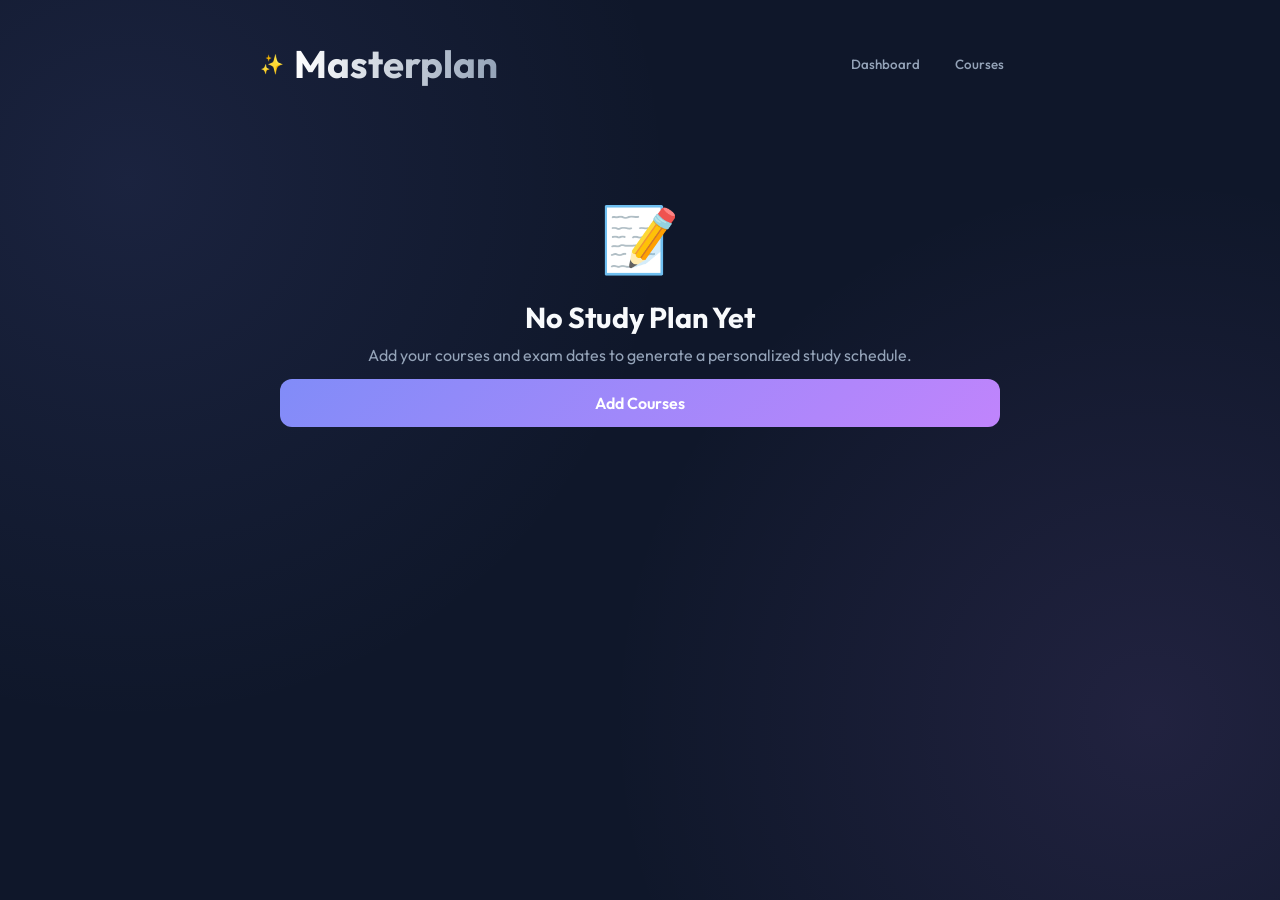
<file: project1/index.html>
<!DOCTYPE html>
<html lang="en">

<head>
    <meta charset="UTF-8">
    <meta name="viewport" content="width=device-width, initial-scale=1.0">
    <title>Masterplan | Study Planner</title>
    <link rel="preconnect" href="https://fonts.googleapis.com">
    <link rel="preconnect" href="https://fonts.gstatic.com" crossorigin>
    <link href="https://fonts.googleapis.com/css2?family=Outfit:wght@300;400;500;600;700&display=swap" rel="stylesheet">
    <link rel="stylesheet" href="styles.css">
</head>

<body>
    <div class="app-container">
        <header>
            <div class="logo">
                <span class="icon">✨</span>
                <h1>Masterplan</h1>
            </div>
            <nav>
                <button id="btn-dashboard" class="nav-btn active">Dashboard</button>
                <button id="btn-courses" class="nav-btn">Courses</button>
            </nav>
        </header>

        <main id="main-content">
            <!-- Views will be injected here by JS -->
            <div id="loading" class="loading-state">
                <div class="loader"></div>
                <p>Loading your plan...</p>
            </div>
        </main>

        <!-- Templates for different views -->
        <template id="view-empty">
            <div class="empty-state">
                <div class="empty-icon">📝</div>
                <h2>No Study Plan Yet</h2>
                <p>Add your courses and exam dates to generate a personalized study schedule.</p>
                <button class="cta-btn" onclick="app.router.navigate('courses')">Add Courses</button>
            </div>
        </template>

        <template id="view-courses">
            <div class="view-container">
                <div class="view-header">
                    <h2>Manage Courses</h2>
                    <p>Input your courses and when you need to be ready.</p>
                </div>

                <div class="course-list" id="course-list">
                    <!-- Course items go here -->
                </div>

                <form id="add-course-form" class="glass-card">
                    <h3>Add New Course</h3>
                    <div class="form-group">
                        <label for="course-name">Course Name</label>
                        <input type="text" id="course-name" placeholder="e.g. Linear Algebra" required>
                    </div>
                    <div class="form-group">
                        <label for="exam-date">Exam Date</label>
                        <input type="date" id="exam-date" required>
                    </div>
                    <div class="form-group">
                        <label for="course-topics">Topics (one per line)</label>
                        <textarea id="course-topics" placeholder="Chapter 1&#10;Chapter 2&#10;Midterm Review" rows="5"
                            required></textarea>
                    </div>
                    <button type="submit" class="submit-btn">Add Course</button>
                </form>
            </div>
        </template>

        <template id="view-dashboard">
            <div class="view-container">
                <div class="view-header">
                    <h2>Today's Plan</h2>
                    <p id="current-date">Fetching date...</p>
                </div>

                <div class="stats-grid">
                    <div class="stat-card">
                        <span class="stat-value" id="stat-hours">0</span>
                        <span class="stat-label">Topics Left</span>
                    </div>
                    <div class="stat-card">
                        <span class="stat-value" id="stat-exams">0</span>
                        <span class="stat-label">Upcoming Exams</span>
                    </div>
                    <div class="stat-card">
                        <span class="stat-value" id="stat-progress">0%</span>
                        <span class="stat-label">Completion</span>
                    </div>
                </div>

                <div class="timeline" id="daily-timeline">
                    <!-- Tasks go here -->
                </div>

                <div class="actions">
                    <button class="secondary-btn" onclick="app.planner.regenerate()">Regenerate Plan</button>
                </div>
            </div>
        </template>

        <template id="view-course-details">
            <div class="view-container">
                <div class="view-header">
                    <button class="back-btn" onclick="app.router.navigate('courses')">← Back</button>
                    <h2 id="detail-course-name">Course Name</h2>
                    <p id="detail-exam-date">Exam Date</p>
                </div>

                <div class="topics-list" id="detail-topics-list">
                    <!-- Topics go here -->
                </div>
            </div>
        </template>
    </div>

    <script src="main.js"></script>
</body>

</html>
</file>
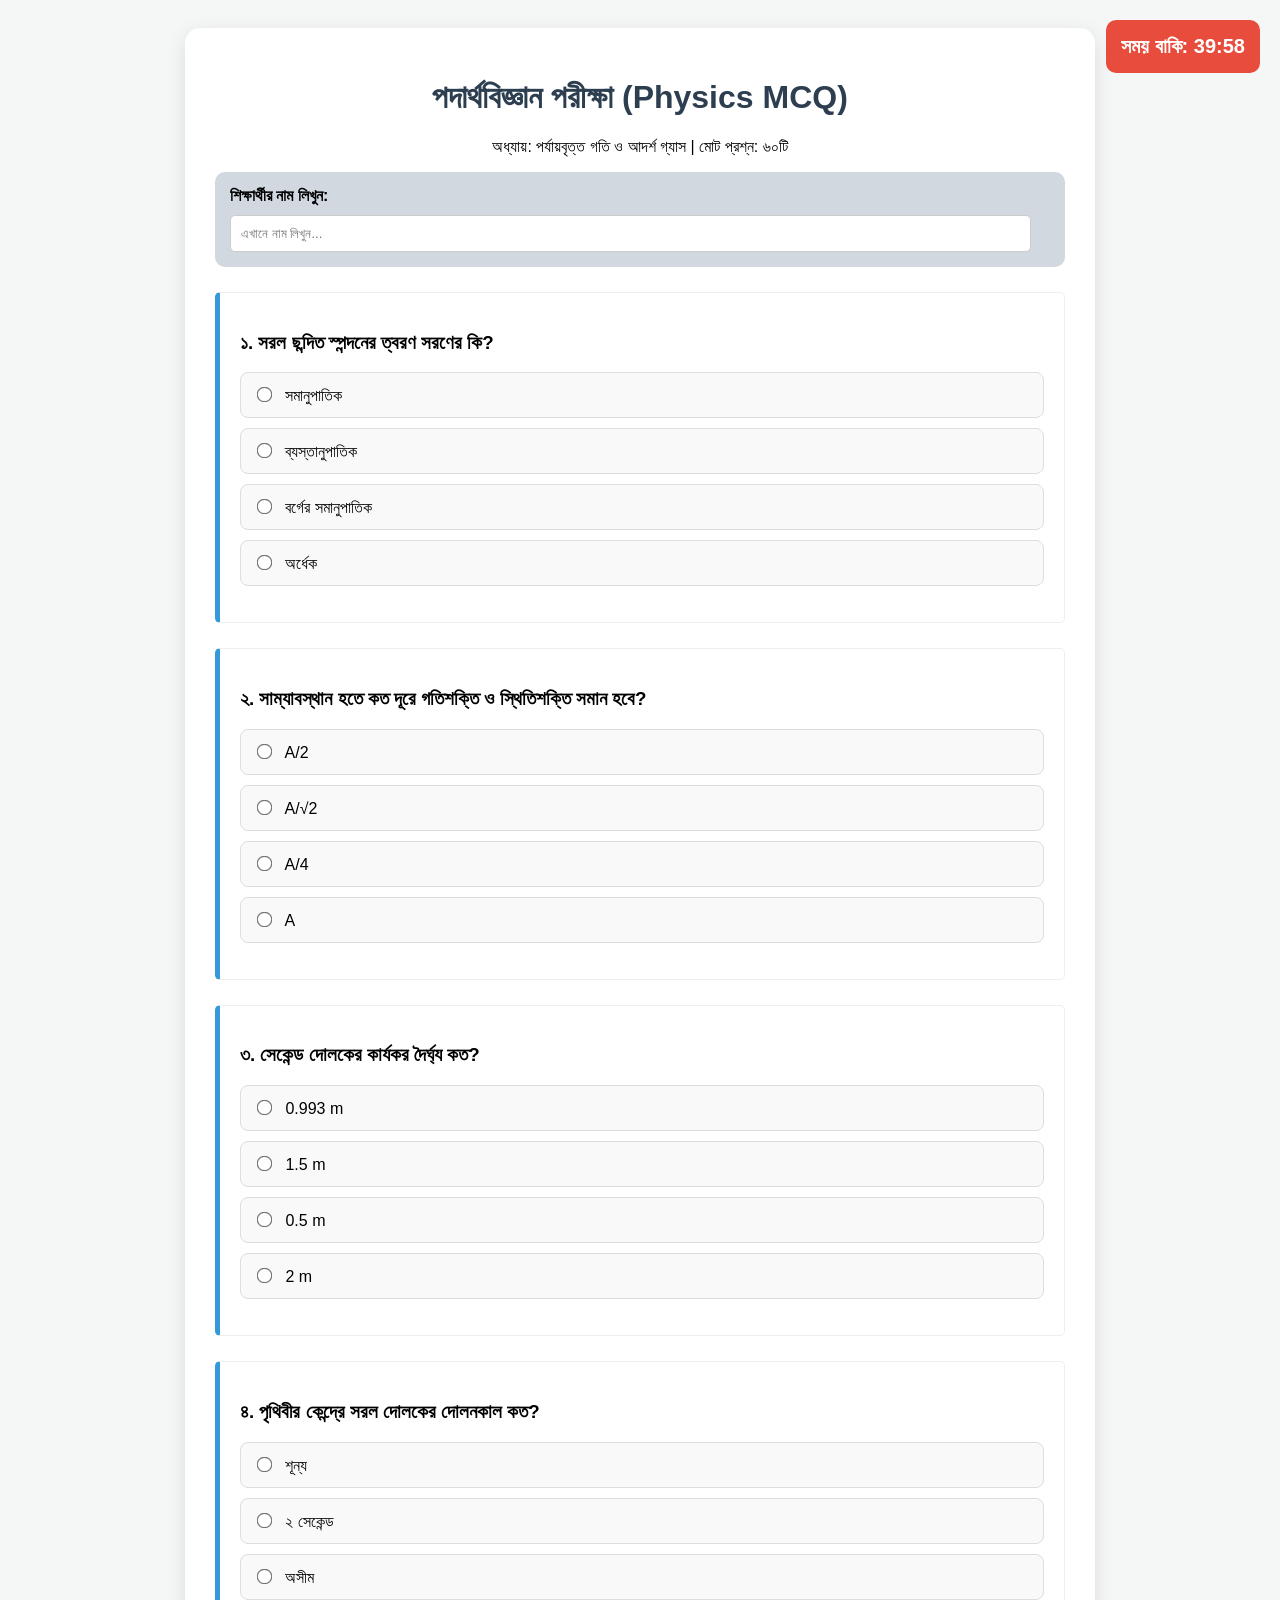
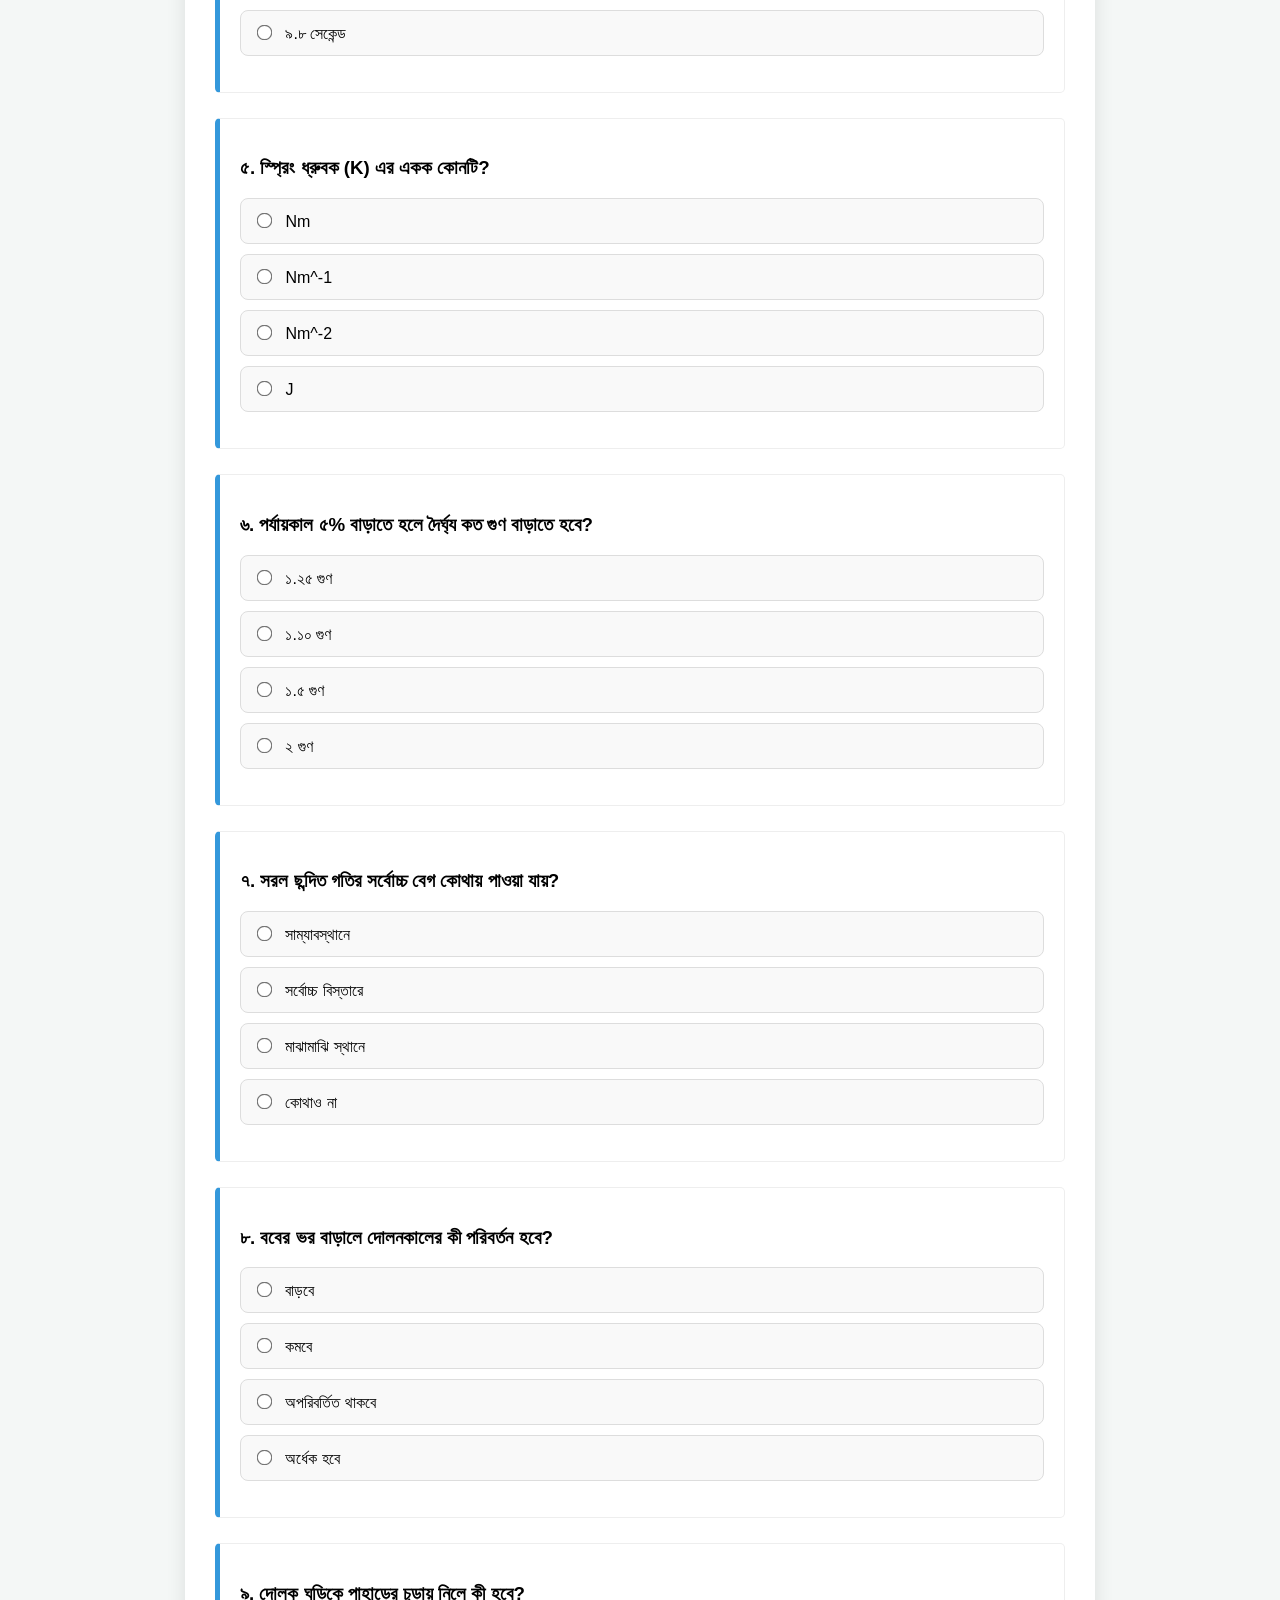
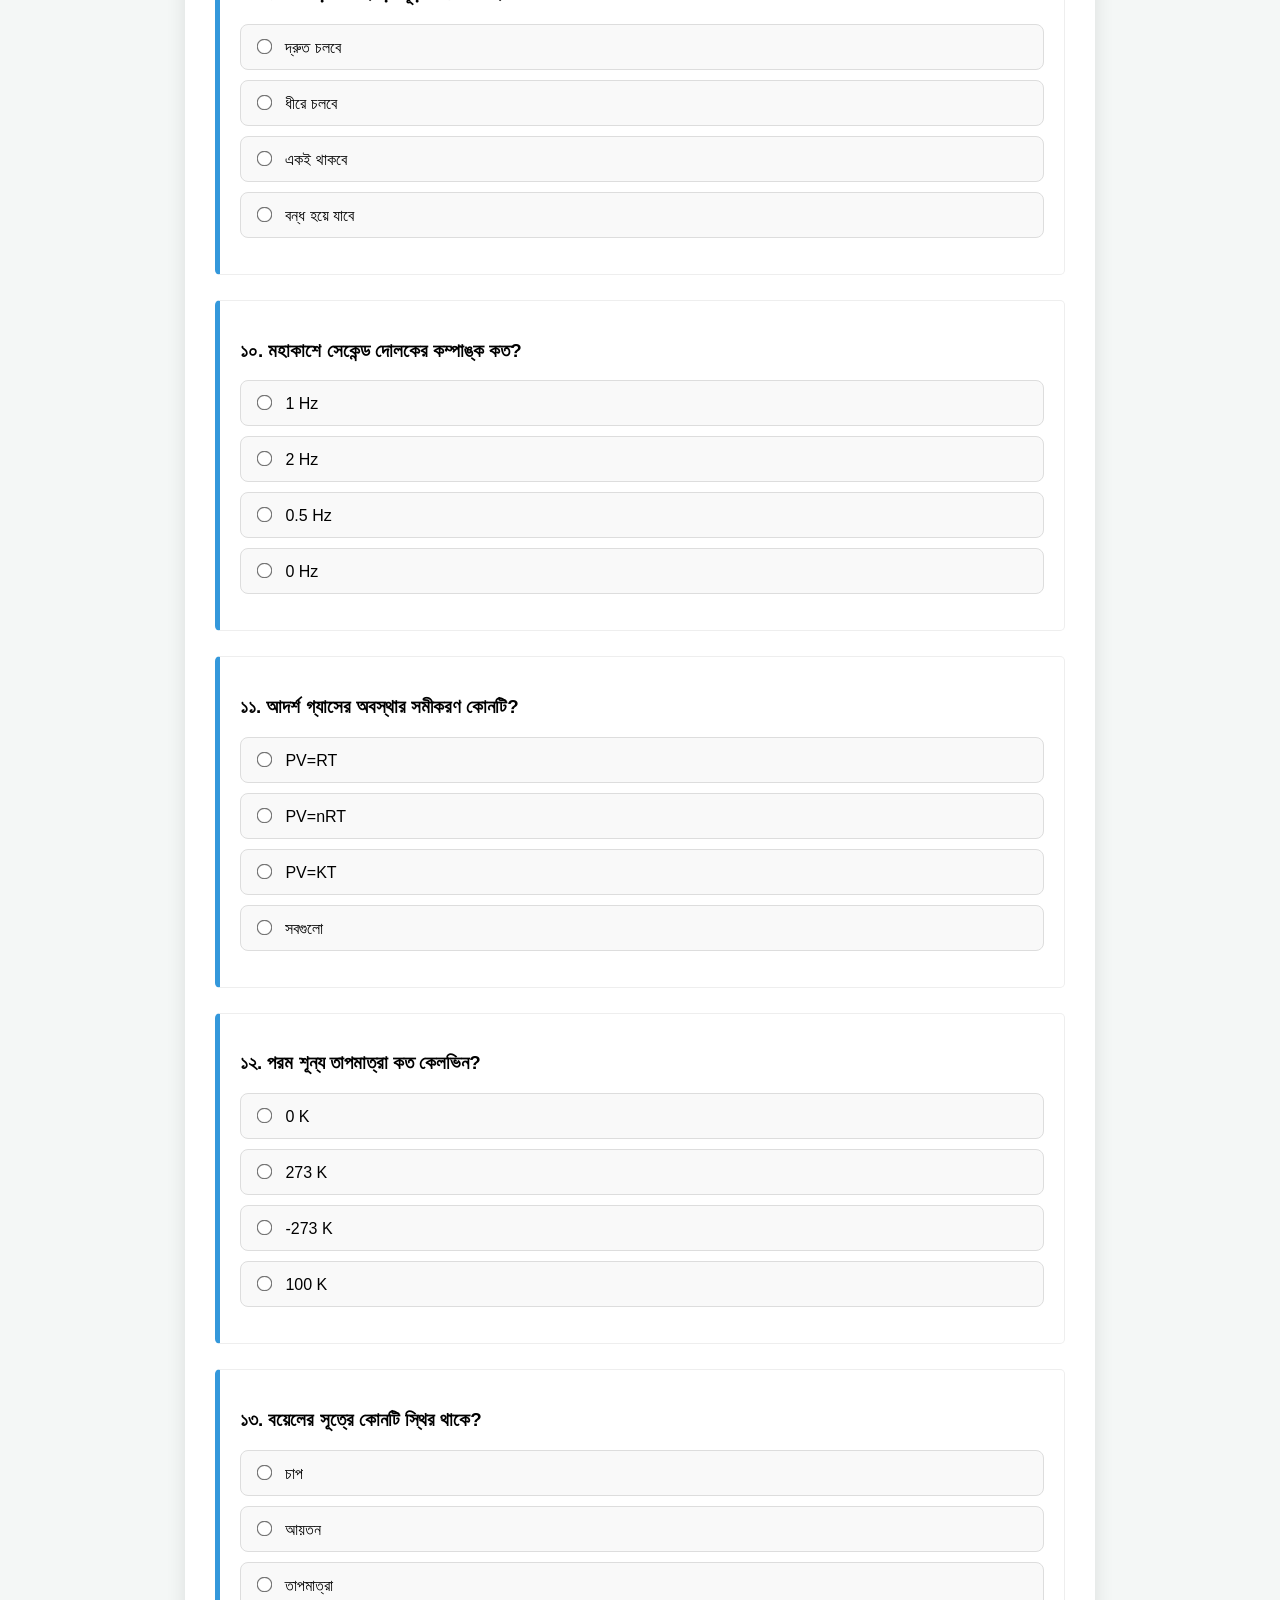
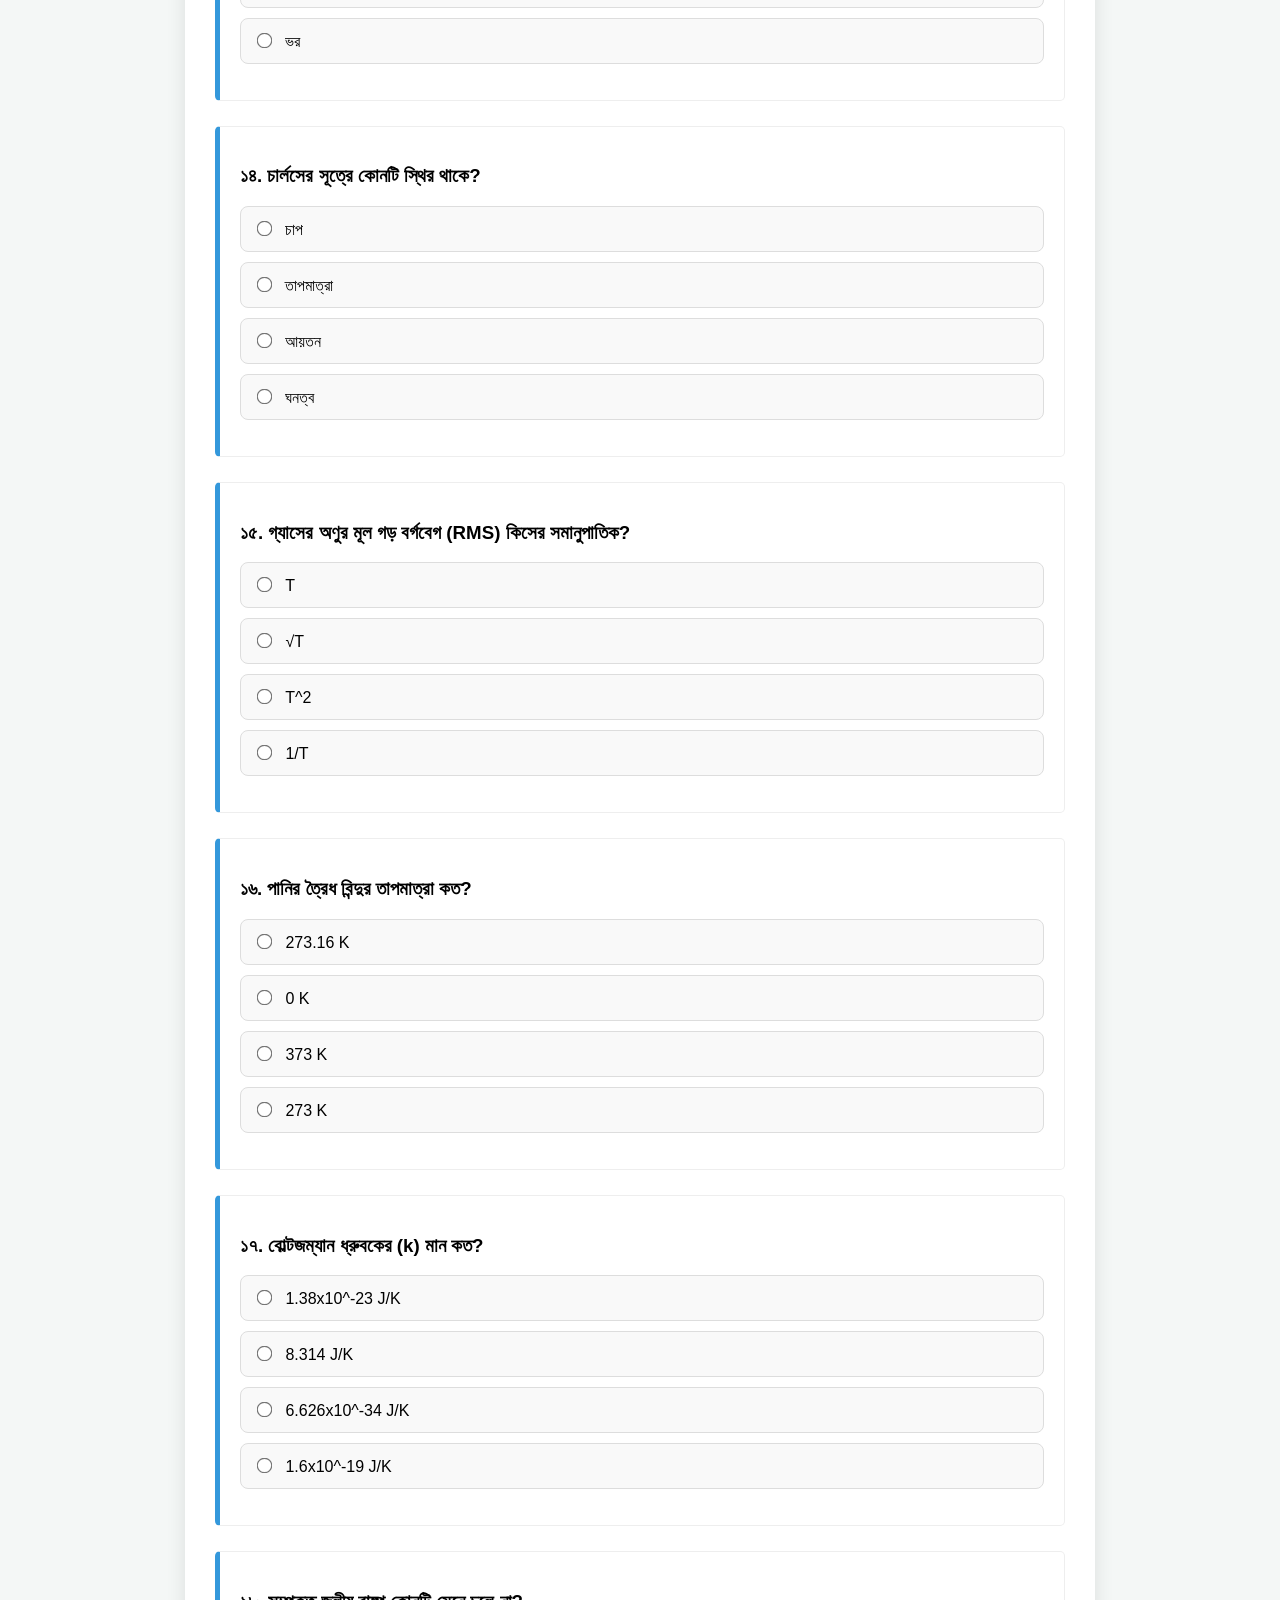
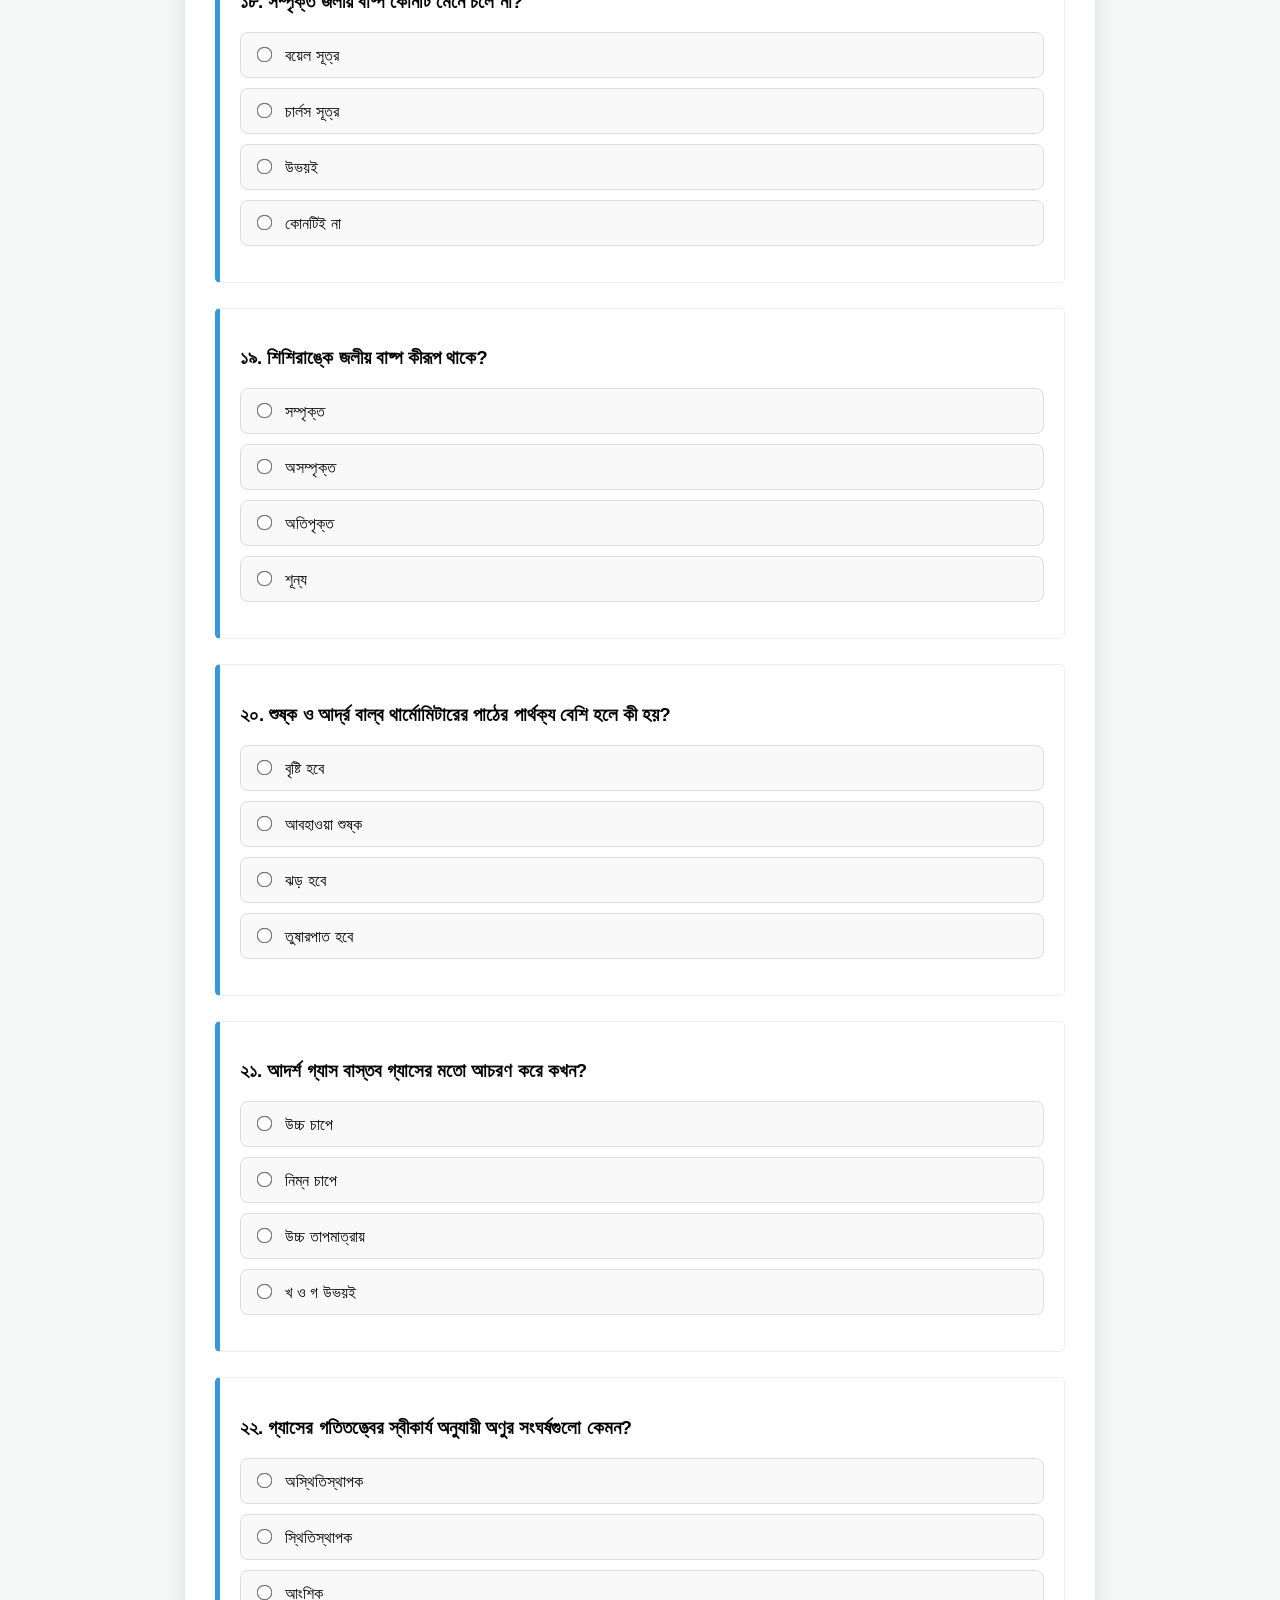
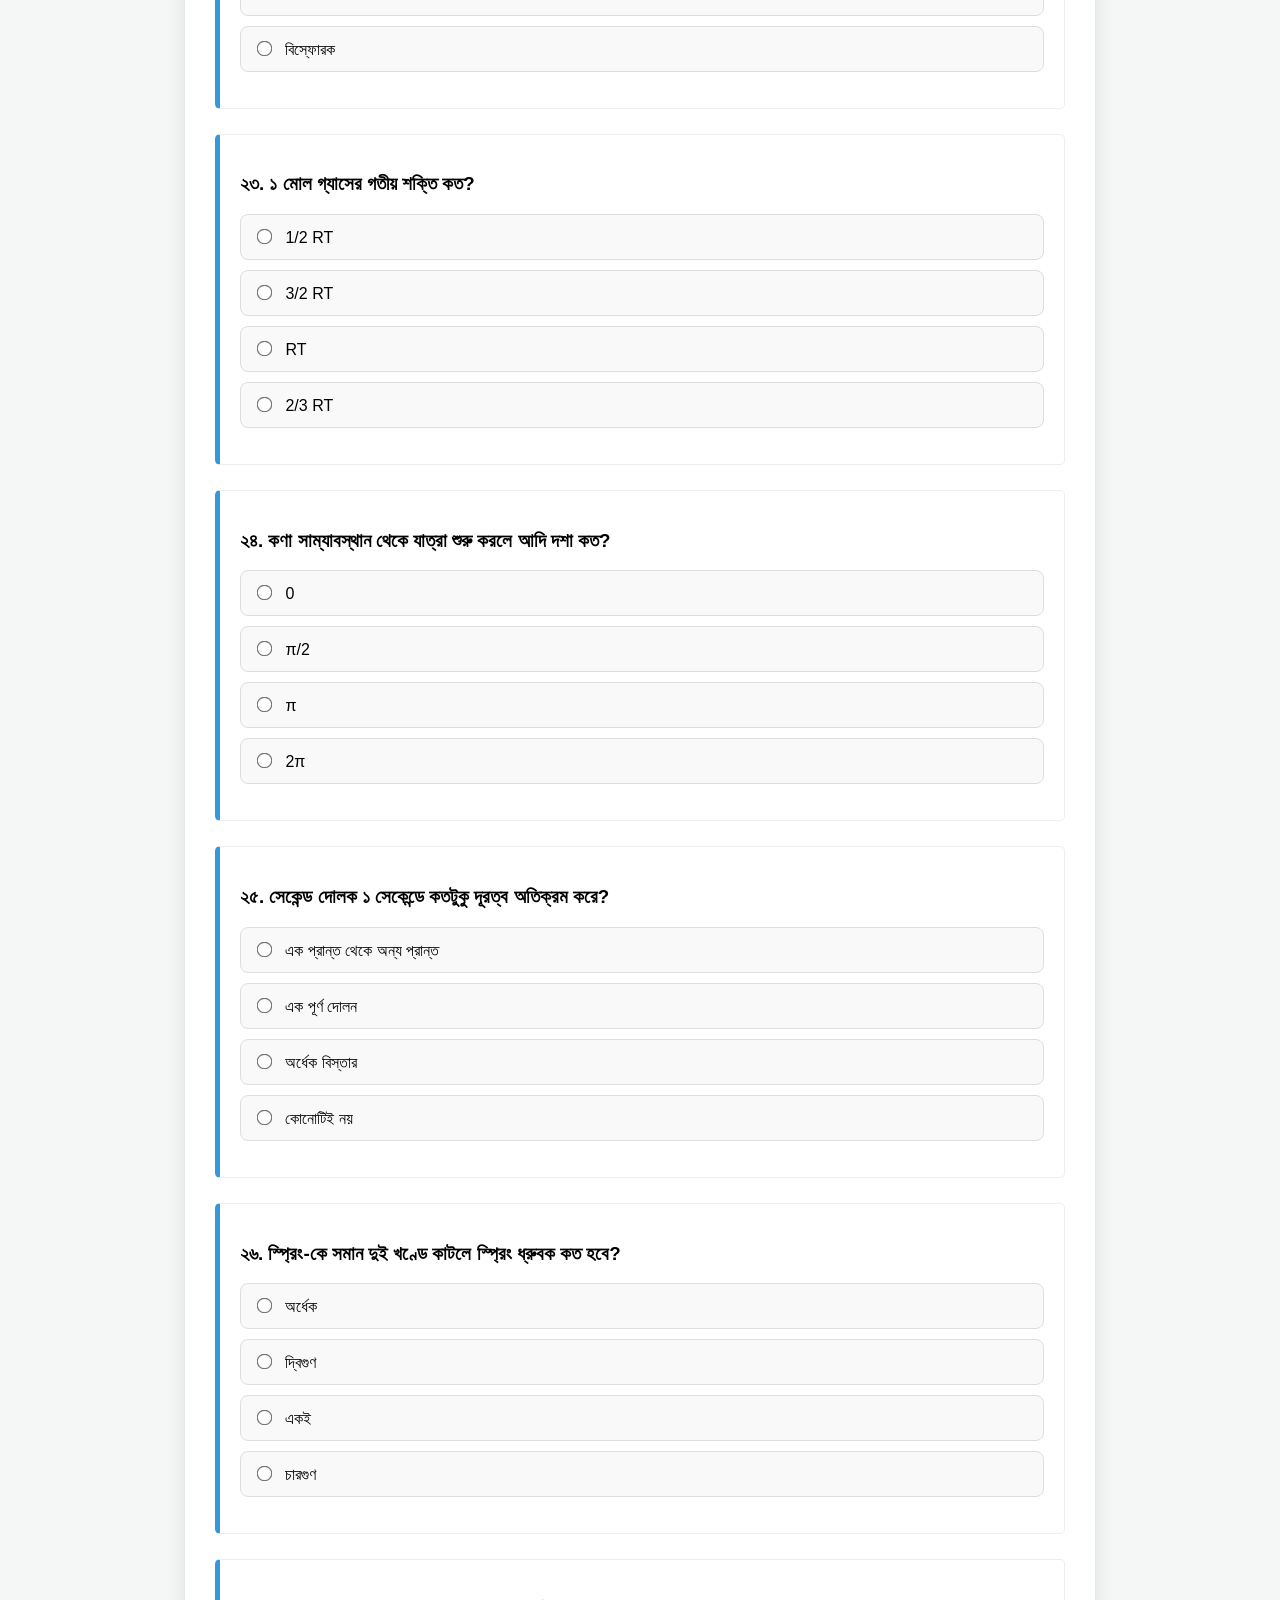
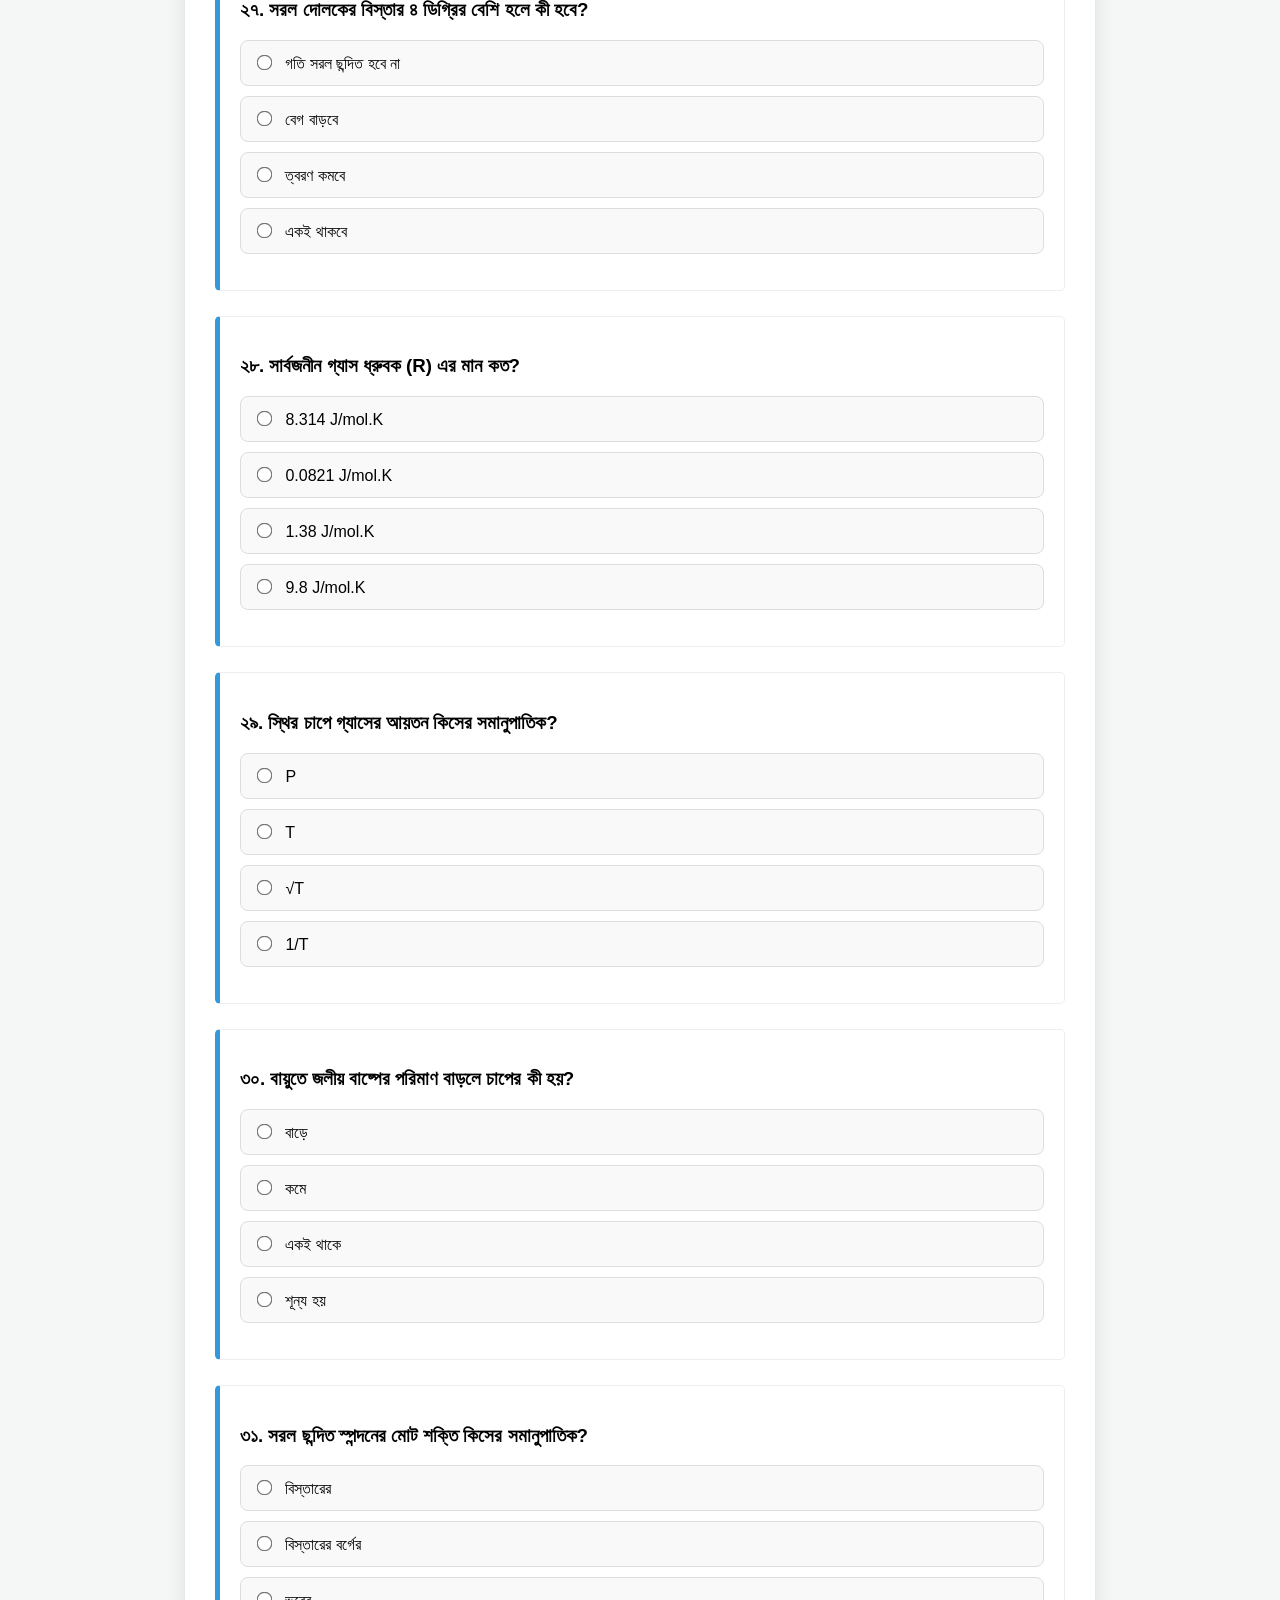
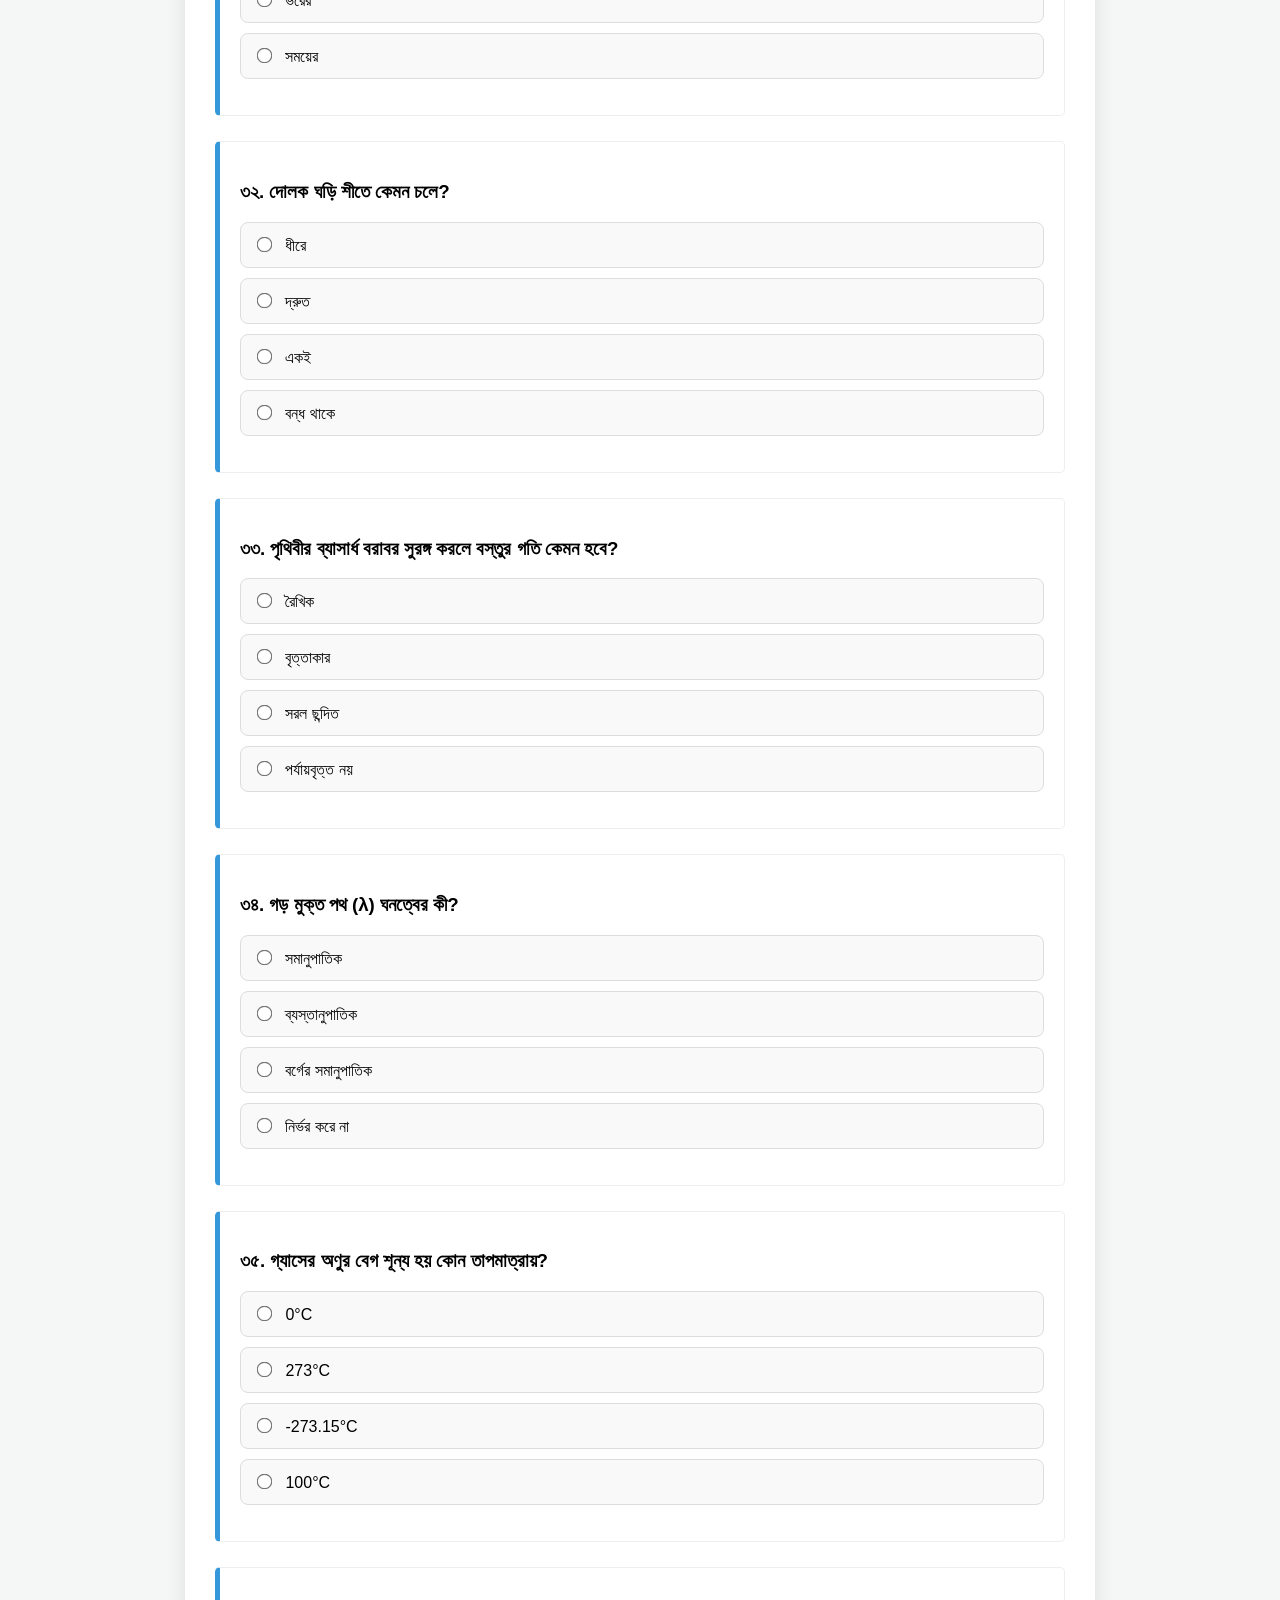
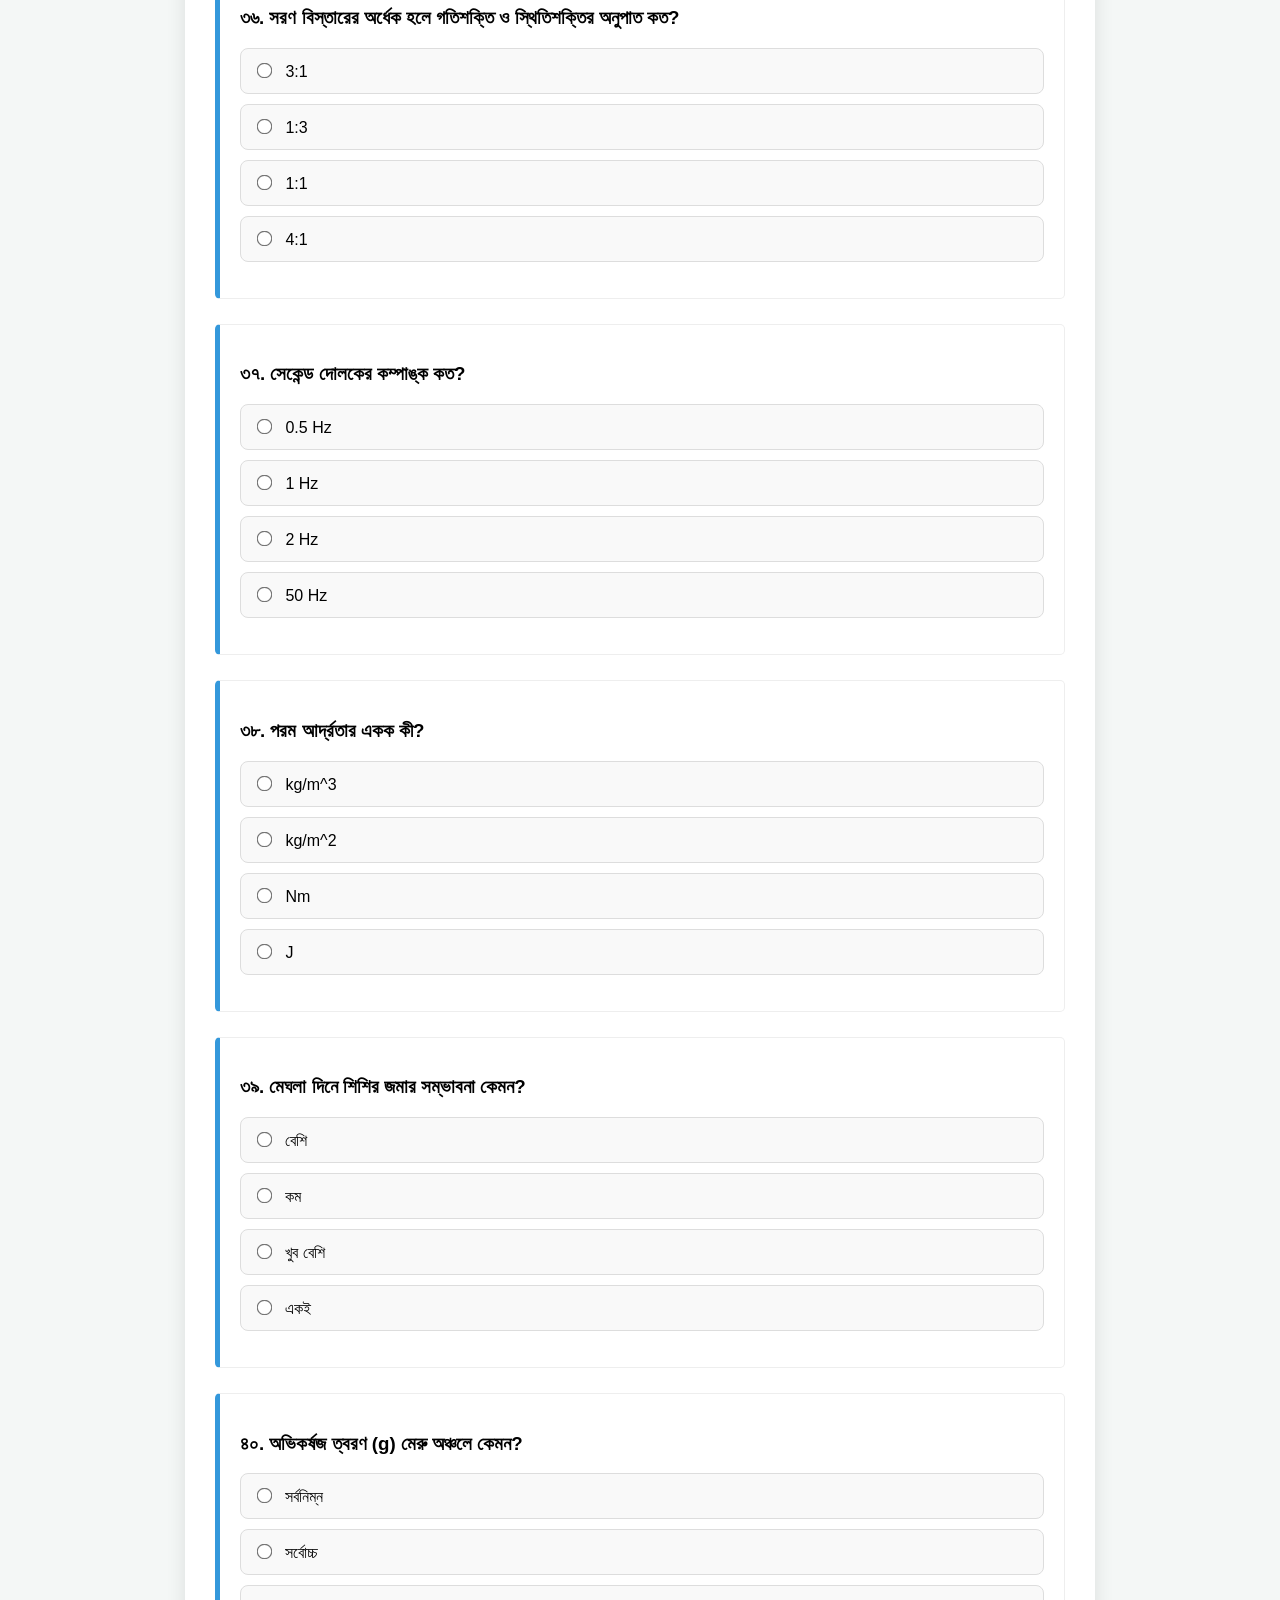
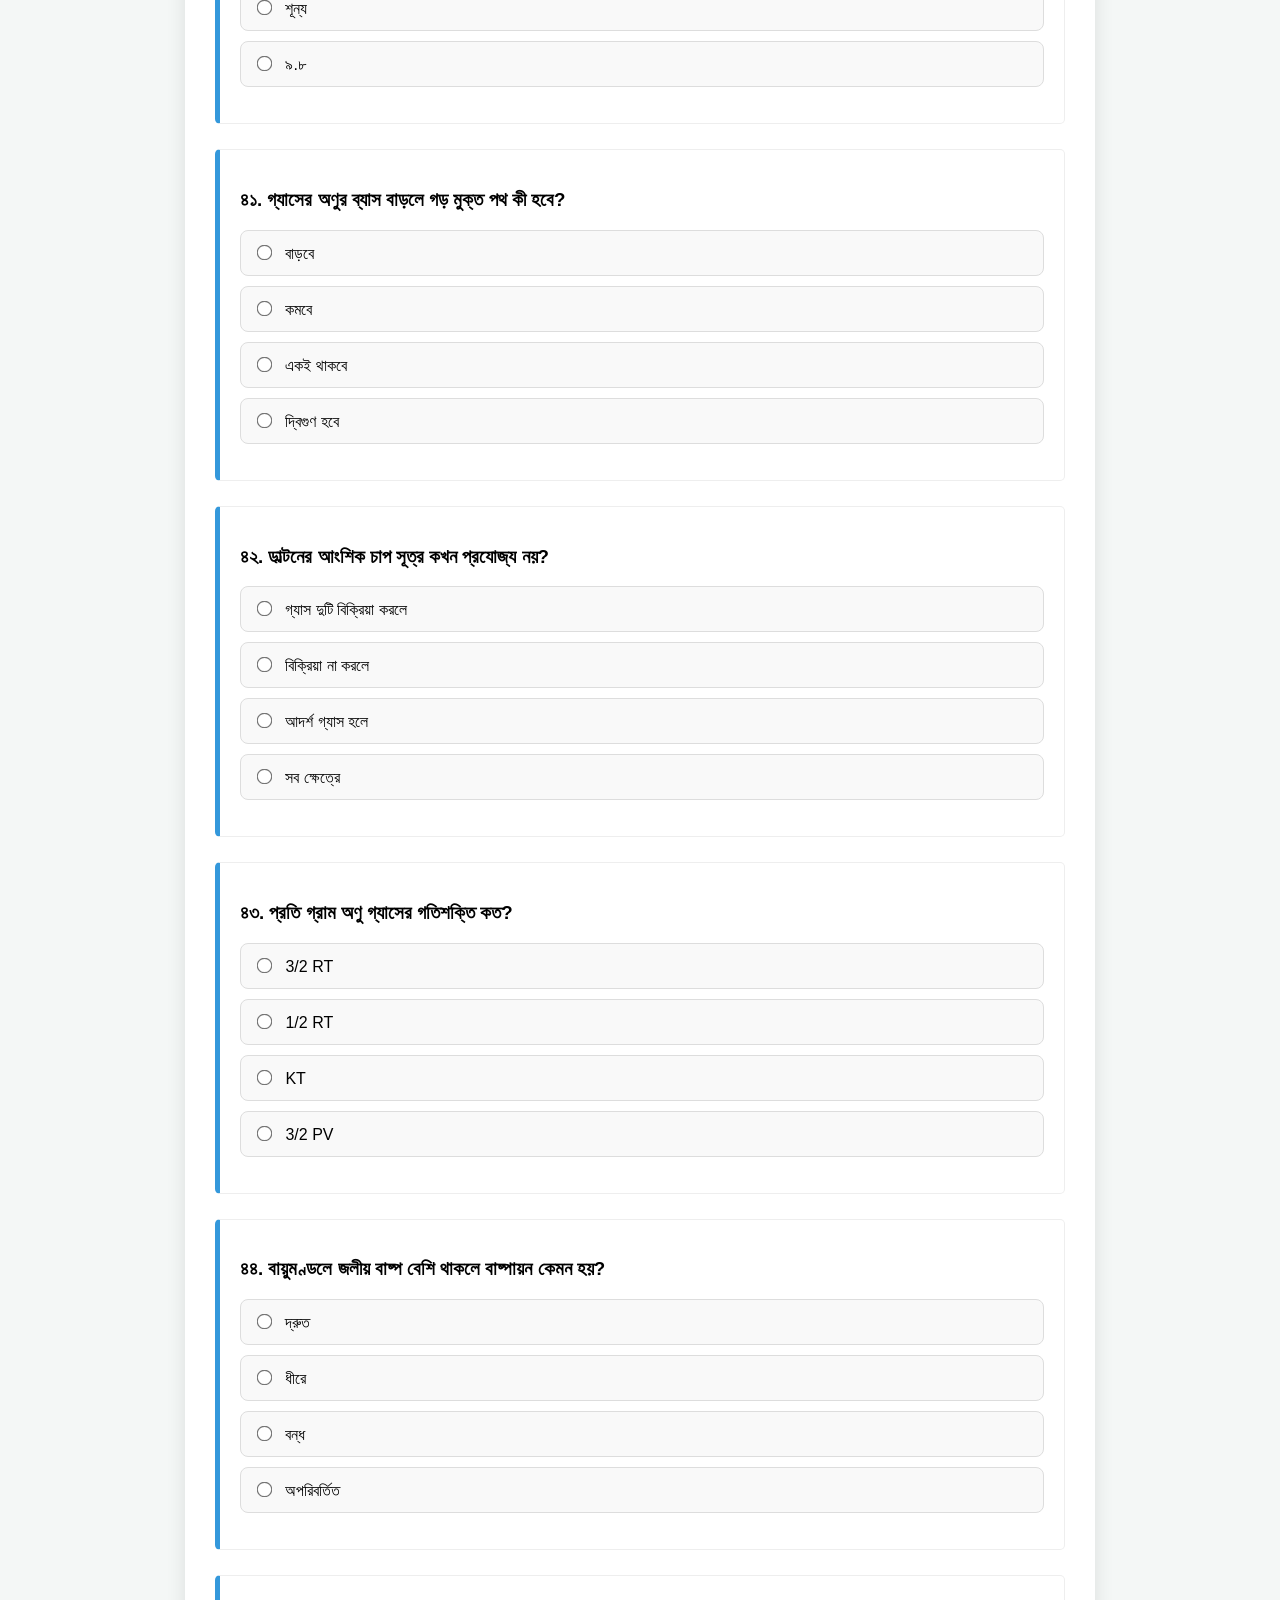
<file: sowmic.html>
<!DOCTYPE html>
<html lang="bn">
<head>
    <meta charset="UTF-8">
    <meta name="viewport" content="width=device-width, initial-scale=1.0">
    <title>Physics Online Exam - 60 MCQ</title>
    <style>
        body { font-family: 'Segoe UI', Arial, sans-serif; background: #f4f7f6; padding: 20px; }
        .quiz-container { max-width: 850px; margin: auto; background: white; padding: 30px; border-radius: 15px; box-shadow: 0 5px 20px rgba(0,0,0,0.1); }
        #timer-box { position: fixed; top: 20px; right: 20px; background: #e74c3c; color: white; padding: 15px; border-radius: 10px; font-size: 20px; font-weight: bold; z-index: 1000; }
        h1 { text-align: center; color: #2c3e50; }
        .student-info { background: #d1d8e0; padding: 15px; border-radius: 10px; margin-bottom: 25px; }
        .student-info input { width: 95%; padding: 10px; border-radius: 5px; border: 1px solid #ccc; margin-top: 10px; }
        .question-card { margin-bottom: 25px; padding: 20px; border-left: 5px solid #3498db; background: #fff; border-top: 1px solid #eee; border-right: 1px solid #eee; border-bottom: 1px solid #eee; border-radius: 5px; }
        .options { list-style: none; padding: 0; }
        .options li { margin: 10px 0; padding: 12px; background: #f9f9f9; border-radius: 8px; cursor: pointer; transition: 0.2s; border: 1px solid #ddd; }
        .options li:hover { background: #e1e8ed; }
        input[type="radio"] { margin-right: 10px; transform: scale(1.2); }
        #result-box { display: none; text-align: center; padding: 30px; margin-top: 20px; border-radius: 15px; color: white; font-size: 22px; font-weight: bold; }
        .success { background: #27ae60; }
        .average { background: #f39c12; }
        .fail { background: #c0392b; }
        .explanation { display: none; margin-top: 15px; padding: 15px; background: #fff3cd; border-left: 5px solid #f1c40f; color: #856404; font-size: 14px; border-radius: 5px; }
        button#submitBtn { width: 100%; padding: 18px; background: #2980b9; color: white; border: none; border-radius: 10px; font-size: 20px; cursor: pointer; font-weight: bold; }
        button:disabled { background: #bdc3c7 !important; cursor: not-allowed; }
    </style>
</head>
<body>

<div id="timer-box">সময় বাকি: <span id="time">40:00</span></div>

<div class="quiz-container">
    <h1>পদার্থবিজ্ঞান পরীক্ষা (Physics MCQ)</h1>
    <p style="text-align:center;">অধ্যায়: পর্যায়বৃত্ত গতি ও আদর্শ গ্যাস | মোট প্রশ্ন: ৬০টি</p>

    <div class="student-info">
        <label><b>শিক্ষার্থীর নাম লিখুন:</b></label>
        <input type="text" id="studentName" placeholder="এখানে নাম লিখুন...">
    </div>

    <div id="quiz-content"></div>

    <button id="submitBtn" onclick="calculateResult()">সাবমিট করুন (Submit Exam)</button>
    <div id="result-box"></div>
</div>

<script>
    const questions = [
        { q: "১. সরল ছন্দিত স্পন্দনের ত্বরণ সরণের কি?", options: ["সমানুপাতিক", "ব্যস্তানুপাতিক", "বর্গের সমানুপাতিক", "অর্ধেক"], ans: 0, exp: "ত্বরণ সর্বদা সরণের সমানুপাতিক ও বিপরীতমুখী (a ∝ -x)।" },
        { q: "২. সাম্যাবস্থান হতে কত দূরে গতিশক্তি ও স্থিতিশক্তি সমান হবে?", options: ["A/2", "A/√2", "A/4", "A"], ans: 1, exp: "x = A/√2 অবস্থানে কণার গতিশক্তি ও স্থিতিশক্তি পরস্পর সমান হয়।" },
        { q: "৩. সেকেন্ড দোলকের কার্যকর দৈর্ঘ্য কত?", options: ["0.993 m", "1.5 m", "0.5 m", "2 m"], ans: 0, exp: "সেকেন্ড দোলকের আদর্শ কার্যকর দৈর্ঘ্য প্রায় ০.৯৯৩ মিটার।" },
        { q: "৪. পৃথিবীর কেন্দ্রে সরল দোলকের দোলনকাল কত?", options: ["শূন্য", "২ সেকেন্ড", "অসীম", "৯.৮ সেকেন্ড"], ans: 2, exp: "কেন্দ্রে g=0, তাই T = 2π√(L/g) সূত্রমতে দোলনকাল অসীম।" },
        { q: "৫. স্প্রিং ধ্রুবক (K) এর একক কোনটি?", options: ["Nm", "Nm^-1", "Nm^-2", "J"], ans: 1, exp: "F=Kx থেকে পাই K=F/x, যার একক N/m বা Nm^-1।" },
        { q: "৬. পর্যায়কাল ৫% বাড়াতে হলে দৈর্ঘ্য কত গুণ বাড়াতে হবে?", options: ["১.২৫ গুণ", "১.১০ গুণ", "১.৫ গুণ", "২ গুণ"], ans: 0, exp: "T ∝ √L সম্পর্ক থেকে এটি ১.২৫ গুণ পাওয়া যায়।" },
        { q: "৭. সরল ছন্দিত গতির সর্বোচ্চ বেগ কোথায় পাওয়া যায়?", options: ["সাম্যাবস্থানে", "সর্বোচ্চ বিস্তারে", "মাঝামাঝি স্থানে", "কোথাও না"], ans: 0, exp: "সাম্যাবস্থানে (x=0) বেগের মান সর্বোচ্চ হয় (Vmax = ωA)।" },
        { q: "৮. ববের ভর বাড়ালে দোলনকালের কী পরিবর্তন হবে?", options: ["বাড়বে", "কমবে", "অপরিবর্তিত থাকবে", "অর্ধেক হবে"], ans: 2, exp: "দোলনকাল ববের ভরের ওপর নির্ভর করে না।" },
        { q: "৯. দোলক ঘড়িকে পাহাড়ের চূড়ায় নিলে কী হবে?", options: ["দ্রুত চলবে", "ধীরে চলবে", "একই থাকবে", "বন্ধ হয়ে যাবে"], ans: 1, exp: "পাহাড়ের চূড়ায় g কম বলে দোলনকাল বাড়ে, ফলে ঘড়ি ধীরে চলে।" },
        { q: "১০. মহাকাশে সেকেন্ড দোলকের কম্পাঙ্ক কত?", options: ["1 Hz", "2 Hz", "0.5 Hz", "0 Hz"], ans: 3, exp: "মহাকাশে g=0, ফলে কম্পাঙ্ক শূন্য হয়।" },
        { q: "১১. আদর্শ গ্যাসের অবস্থার সমীকরণ কোনটি?", options: ["PV=RT", "PV=nRT", "PV=KT", "সবগুলো"], ans: 1, exp: "PV=nRT হলো আদর্শ গ্যাসের সাধারণ সমীকরণ।" },
        { q: "১২. পরম শূন্য তাপমাত্রা কত কেলভিন?", options: ["0 K", "273 K", "-273 K", "100 K"], ans: 0, exp: "0 Kelvin বা -273.15°C হলো পরম শূন্য তাপমাত্রা।" },
        { q: "১৩. বয়েলের সূত্রে কোনটি স্থির থাকে?", options: ["চাপ", "আয়তন", "তাপমাত্রা", "ভর"], ans: 2, exp: "বয়েলের সূত্রে তাপমাত্রা (T) স্থির থাকে।" },
        { q: "১৪. চার্লসের সূত্রে কোনটি স্থির থাকে?", options: ["চাপ", "তাপমাত্রা", "আয়তন", "ঘনত্ব"], ans: 0, exp: "চার্লসের সূত্রে চাপ (P) স্থির থাকে।" },
        { q: "১৫. গ্যাসের অণুর মূল গড় বর্গবেগ (RMS) কিসের সমানুপাতিক?", options: ["T", "√T", "T^2", "1/T"], ans: 1, exp: "C = √(3RT/M), অর্থাৎ C ∝ √T।" },
        { q: "১৬. পানির ত্রৈধ বিন্দুর তাপমাত্রা কত?", options: ["273.16 K", "0 K", "373 K", "273 K"], ans: 0, exp: "২৭৩.১৬ কেলভিন তাপমাত্রায় পানি কঠিন, তরল ও বাষ্পীয় অবস্থায় থাকে।" },
        { q: "১৭. বোল্টজম্যান ধ্রুবকের (k) মান কত?", options: ["1.38x10^-23 J/K", "8.314 J/K", "6.626x10^-34 J/K", "1.6x10^-19 J/K"], ans: 0, exp: "k = R/Na = 1.38 x 10^-23 J/K।" },
        { q: "১৮. সম্পৃক্ত জলীয় বাষ্প কোনটি মেনে চলে না?", options: ["বয়েল সূত্র", "চার্লস সূত্র", "উভয়ই", "কোনটিই না"], ans: 2, exp: "সম্পৃক্ত বাষ্প বয়েল ও চার্লসের সূত্র মেনে চলে না।" },
        { q: "১৯. শিশিরাঙ্কে জলীয় বাষ্প কীরূপ থাকে?", options: ["সম্পৃক্ত", "অসম্পৃক্ত", "অতিপৃক্ত", "শূন্য"], ans: 0, exp: "যে তাপমাত্রায় বায়ু জলীয় বাষ্প দ্বারা সম্পৃক্ত হয় তাকে শিশিরাঙ্ক বলে।" },
        { q: "২০. শুষ্ক ও আর্দ্র বাল্ব থার্মোমিটারের পাঠের পার্থক্য বেশি হলে কী হয়?", options: ["বৃষ্টি হবে", "আবহাওয়া শুষ্ক", "ঝড় হবে", "তুষারপাত হবে"], ans: 1, exp: "পার্থক্য বেশি হলে বুঝতে হবে বায়ু অনেক শুষ্ক।" },
        { q: "২১. আদর্শ গ্যাস বাস্তব গ্যাসের মতো আচরণ করে কখন?", options: ["উচ্চ চাপে", "নিম্ন চাপে", "উচ্চ তাপমাত্রায়", "খ ও গ উভয়ই"], ans: 3, exp: "নিম্ন চাপ ও উচ্চ তাপমাত্রায় বাস্তব গ্যাস আদর্শ আচরণ করে।" },
        { q: "২২. গ্যাসের গতিতত্ত্বের স্বীকার্য অনুযায়ী অণুর সংঘর্ষগুলো কেমন?", options: ["অস্থিতিস্থাপক", "স্থিতিস্থাপক", "আংশিক", "বিস্ফোরক"], ans: 1, exp: "গ্যাসের অণুর সংঘর্ষগুলো পূর্ণ স্থিতিস্থাপক।" },
        { q: "২৩. ১ মোল গ্যাসের গতীয় শক্তি কত?", options: ["1/2 RT", "3/2 RT", "RT", "2/3 RT"], ans: 1, exp: "এক মোল গ্যাসের মোট গতিশক্তি E = 3/2 RT।" },
        { q: "২৪. কণা সাম্যাবস্থান থেকে যাত্রা শুরু করলে আদি দশা কত?", options: ["0", "π/2", "π", "2π"], ans: 0, exp: "সাম্যাবস্থানে দশা শূন্য ধরা হয়।" },
        { q: "২৫. সেকেন্ড দোলক ১ সেকেন্ডে কতটুকু দূরত্ব অতিক্রম করে?", options: ["এক প্রান্ত থেকে অন্য প্রান্ত", "এক পূর্ণ দোলন", "অর্ধেক বিস্তার", "কোনোটিই নয়"], ans: 0, exp: "সেকেন্ড দোলক ১ সেকেন্ডে এক প্রান্ত থেকে অন্য প্রান্তে যায়।" },
        { q: "২৬. স্প্রিং-কে সমান দুই খণ্ডে কাটলে স্প্রিং ধ্রুবক কত হবে?", options: ["অর্ধেক", "দ্বিগুণ", "একই", "চারগুণ"], ans: 1, exp: "দৈর্ঘ্য অর্ধেক হলে K দ্বিগুণ হয়ে যায়।" },
        { q: "২৭. সরল দোলকের বিস্তার ৪ ডিগ্রির বেশি হলে কী হবে?", options: ["গতি সরল ছন্দিত হবে না", "বেগ বাড়বে", "ত্বরণ কমবে", "একই থাকবে"], ans: 0, exp: "বিস্তার ৪ ডিগ্রির বেশি হলে কৌণিক গতি সরল ছন্দিত থাকে না।" },
        { q: "২৮. সার্বজনীন গ্যাস ধ্রুবক (R) এর মান কত?", options: ["8.314 J/mol.K", "0.0821 J/mol.K", "1.38 J/mol.K", "9.8 J/mol.K"], ans: 0, exp: "SI এককে R = 8.314 J mol^-1 K^-1।" },
        { q: "২৯. স্থির চাপে গ্যাসের আয়তন কিসের সমানুপাতিক?", options: ["P", "T", "√T", "1/T"], ans: 1, exp: "চার্লসের সূত্র মতে V ∝ T (যখন P স্থির)।" },
        { q: "৩০. বায়ুতে জলীয় বাষ্পের পরিমাণ বাড়লে চাপের কী হয়?", options: ["বাড়ে", "কমে", "একই থাকে", "শূন্য হয়"], ans: 1, exp: "জলীয় বাষ্প বায়ুর চেয়ে হালকা, তাই জলীয় বাষ্প বাড়লে বায়ুর চাপ কমে।" },
        { q: "৩১. সরল ছন্দিত স্পন্দনের মোট শক্তি কিসের সমানুপাতিক?", options: ["বিস্তারের", "বিস্তারের বর্গের", "ভরের", "সময়ের"], ans: 1, exp: "E = 1/2 KA^2, অর্থাৎ E ∝ A^2।" },
        { q: "৩২. দোলক ঘড়ি শীতে কেমন চলে?", options: ["ধীরে", "দ্রুত", "একই", "বন্ধ থাকে"], ans: 1, exp: "শীতে দৈর্ঘ্য (L) কমে, ফলে দোলনকাল কমে এবং ঘড়ি দ্রুত চলে।" },
        { q: "৩৩. পৃথিবীর ব্যাসার্ধ বরাবর সুরঙ্গ করলে বস্তুর গতি কেমন হবে?", options: ["রৈখিক", "বৃত্তাকার", "সরল ছন্দিত", "পর্যায়বৃত্ত নয়"], ans: 2, exp: "পৃথিবীর সুড়ঙ্গে বস্তুর গতি সরল ছন্দিত স্পন্দন।" },
        { q: "৩৪. গড় মুক্ত পথ (λ) ঘনত্বের কী?", options: ["সমানুপাতিক", "ব্যস্তানুপাতিক", "বর্গের সমানুপাতিক", "নির্ভর করে না"], ans: 1, exp: "ঘনত্ব বাড়লে সংঘর্ষ বেশি হয়, তাই গড় মুক্ত পথ কমে।" },
        { q: "৩৫. গ্যাসের অণুর বেগ শূন্য হয় কোন তাপমাত্রায়?", options: ["0°C", "273°C", "-273.15°C", "100°C"], ans: 2, exp: "পরম শূন্য তাপমাত্রায় গ্যাসের আণবিক গতি থেমে যায়।" },
        { q: "৩৬. সরণ বিস্তারের অর্ধেক হলে গতিশক্তি ও স্থিতিশক্তির অনুপাত কত?", options: ["3:1", "1:3", "1:1", "4:1"], ans: 0, exp: "x=A/2 হলে গতিশক্তি ও স্থিতিশক্তির অনুপাত ৩:১ হয়।" },
        { q: "৩৭. সেকেন্ড দোলকের কম্পাঙ্ক কত?", options: ["0.5 Hz", "1 Hz", "2 Hz", "50 Hz"], ans: 0, exp: "f = 1/T = 1/2 = 0.5 Hz।" },
        { q: "৩৮. পরম আর্দ্রতার একক কী?", options: ["kg/m^3", "kg/m^2", "Nm", "J"], ans: 0, exp: "একক আয়তনে জলীয় বাষ্পের ভর হলো পরম আর্দ্রতা।" },
        { q: "৩৯. মেঘলা দিনে শিশির জমার সম্ভাবনা কেমন?", options: ["বেশি", "কম", "খুব বেশি", "একই"], ans: 1, exp: "মেঘলা দিনে পৃথিবী থেকে তাপ বিকিরণ হতে পারে না, তাই শিশির কম জমে।" },
        { q: "৪০. অভিকর্ষজ ত্বরণ (g) মেরু অঞ্চলে কেমন?", options: ["সর্বনিম্ন", "সর্বোচ্চ", "শূন্য", "৯.৮"], ans: 1, exp: "মেরু অঞ্চলে পৃথিবীর ব্যাসার্ধ কম বলে g সবচেয়ে বেশি।" },
        { q: "৪১. গ্যাসের অণুর ব্যাস বাড়লে গড় মুক্ত পথ কী হবে?", options: ["বাড়বে", "কমবে", "একই থাকবে", "দ্বিগুণ হবে"], ans: 1, exp: "অণুর আকার বাড়লে সংঘর্ষের সম্ভাবনা বাড়ে, তাই গড় মুক্ত পথ কমে।" },
        { q: "৪২. ডাল্টনের আংশিক চাপ সূত্র কখন প্রযোজ্য নয়?", options: ["গ্যাস দুটি বিক্রিয়া করলে", "বিক্রিয়া না করলে", "আদর্শ গ্যাস হলে", "সব ক্ষেত্রে"], ans: 0, exp: "গ্যাসগুলো রাসায়নিকভাবে বিক্রিয়া করলে ডাল্টনের সূত্র খাটে না।" },
        { q: "৪৩. প্রতি গ্রাম অণু গ্যাসের গতিশক্তি কত?", options: ["3/2 RT", "1/2 RT", "KT", "3/2 PV"], ans: 0, exp: "প্রতি গ্রাম অণুর জন্য গতিশক্তি ৩/২ RT।" },
        { q: "৪৪. বায়ুমণ্ডলে জলীয় বাষ্প বেশি থাকলে বাষ্পায়ন কেমন হয়?", options: ["দ্রুত", "ধীরে", "বন্ধ", "অপরিবর্তিত"], ans: 1, exp: "বায়ু আর্দ্র থাকলে বাষ্পায়ন প্রক্রিয়া ধীর হয়ে যায়।" },
        { q: "৪৫. শব্দের গতি কিসের উদাহরণ?", options: ["সরল ছন্দিত", "বৃত্তাকার", "রৈখিক", "জটিল"], ans: 0, exp: "শব্দ তরঙ্গের কণাগুলোর কম্পন সরল ছন্দিত স্পন্দন।" },
        { q: "৪৬. সূর্যকে কেন্দ্র করে গ্রহের গতি কেমন?", options: ["সরল ছন্দিত", "পর্যায়বৃত্ত", "রৈখিক", "স্পন্দন"], ans: 1, exp: "এটি একটি পর্যায়বৃত্ত গতি কিন্তু স্পন্দন গতি নয়।" },
        { q: "৪৭. অভিকর্ষজ ত্বরণ ও পর্যায়কালের লেখচিত্র কেমন?", options: ["সরলরেখা", "বক্ররেখা", "বৃত্ত", "অধিবৃত্ত"], ans: 1, exp: "T ∝ 1/√g হওয়ায় এটি একটি বক্ররেখা হয়।" },
        { q: "৪৮. এসটিপি (STP) তে ১ মোল গ্যাসের আয়তন কত?", options: ["22.4 L", "24.4 L", "11.2 L", "10 L"], ans: 0, exp: "Standard Temperature and Pressure এ আয়তন ২২.৪ লিটার।" },
        { q: "৪৯. স্প্রিং ধ্রুবকের মাত্রা কোনটি?", options: ["MT^-2", "MLT^-2", "ML^2T^-2", "MT^-1"], ans: 0, exp: "K = F/x = [MLT^-2] / [L] = [MT^-2]।" },
        { q: "৫০. কণা সর্বোচ্চ বিস্তার থেকে যাত্রা শুরু করলে দশা কত?", options: ["0", "90°", "180°", "360°"], ans: 1, exp: "সর্বোচ্চ বিস্তার মানে ৯০ ডিগ্রি বা π/2 দশা।" },
        { q: "৫১. অ্যাভোগাড্রো সংখ্যার মান কত?", options: ["6.023x10^23", "6.626x10^-34", "9.1x10^-31", "1.6x10^19"], ans: 0, exp: "প্রতি মোলে অণুর সংখ্যা হলো ৬.০২৩ x ১০^২৩।" },
        { q: "৫২. গ্যাস সিলিন্ডার বিস্ফোরিত হলে কোন প্রক্রিয়া ঘটে?", options: ["সমোষ্ণ", "রুদ্ধতাপীয়", "সমচাপ", "সমআয়তন"], ans: 1, exp: "হঠাৎ ঘটে যাওয়া প্রক্রিয়াগুলো রুদ্ধতাপীয় (Adiabatic)।" },
        { q: "৫৩. চাঁদে সেকেন্ড দোলকের পর্যায়কাল কত হবে?", options: ["2s", "4.9s", "1s", "0s"], ans: 1, exp: "চাঁদে g কম হওয়ায় পর্যায়কাল বেড়ে প্রায় ৪.৯ সেকেন্ড হয়।" },
        { q: "৫৪. গ্যাসের চাপ কিসের ওপর নির্ভর করে না?", options: ["ঘনত্ব", "তাপমাত্রা", "অণুর সংখ্যা", "পাত্রের উপাদান"], ans: 3, exp: "পাত্র কী দিয়ে তৈরি তার ওপর গ্যাসের চাপ নির্ভর করে না।" },
        { q: "৫৫. একটি দোলক ঘড়ি দিনে ৩০ সেকেন্ড হারায়, এর কারণ কী?", options: ["দৈর্ঘ্য বেড়েছে", "দৈর্ঘ্য কমেছে", "g বেড়েছে", "ঘড়িটি ঠিক আছে"], ans: 0, exp: "দৈর্ঘ্য বাড়লে দোলনকাল বাড়ে, ফলে ঘড়ি স্লো হয়ে সময় হারায়।" },
        { q: "৫৬. আদর্শ গ্যাসের সিপি (Cp) ও সিভি (Cv) এর পার্থক্য কী?", options: ["R", "2R", "R/2", "0"], ans: 0, exp: "Cp - Cv = R (মেয়ারের সমীকরণ)।" },
        { q: "৫৭. গ্যাসের গতিতত্ত্ব অনুযায়ী অণুর আয়তন পাত্রের তুলনায় কেমন?", options: ["সমান", "নগণ্য", "অর্ধেক", "বেশি"], ans: 1, exp: "আদর্শ গ্যাসের ক্ষেত্রে অণুর আয়তন নগণ্য ধরা হয়।" },
        { q: "৫৮. রৈখিক কম্পাঙ্ক (f) ও কৌণিক কম্পাঙ্ক (ω) এর সম্পর্ক কী?", options: ["ω = 2πf", "f = 2πω", "ω = f/2π", "ω = f"], ans: 0, exp: "কৌণিক কম্পাঙ্ক হলো ২π ইনটু রৈখিক কম্পাঙ্ক।" },
        { q: "৫৯. আপেক্ষিক আর্দ্রতা ১০০% হলে কী ঘটে?", options: ["বায়ু সম্পৃক্ত", "বৃষ্টি শুরু হবে", "জলীয় বাষ্প কম", "ক ও খ উভয়ই"], ans: 3, exp: "১০০% আর্দ্রতা মানে বায়ু সম্পৃক্ত এবং ঘনীভবন শুরু হতে পারে।" },
        { q: "৬০. সরল ছন্দিত স্পন্দনে সরণ সর্বোচ্চ হলে ত্বরণ কেমন?", options: ["শূন্য", "সর্বোচ্চ", "মাঝারি", "অপরিবর্তিত"], ans: 1, exp: "a = -ω^2 x; তাই x সর্বোচ্চ হলে ত্বরণও সর্বোচ্চ হবে।" }
    ];

    const quizContent = document.getElementById('quiz-content');
    questions.forEach((item, index) => {
        let card = document.createElement('div');
        card.className = 'question-card';
        card.innerHTML = `
            <h3>${item.q}</h3>
            <ul class="options">
                ${item.options.map((opt, i) => `
                    <li><label><input type="radio" name="q${index}" value="${i}"> ${opt}</label></li>
                `).join('')}
            </ul>
            <div class="explanation" id="exp${index}"><strong>ব্যাখ্যা:</strong> ${item.exp}</div>
        `;
        quizContent.appendChild(card);
    });

    let totalSeconds = 40 * 60;
    const timerDisplay = document.getElementById('time');
    let timerInterval = setInterval(() => {
        let min = Math.floor(totalSeconds / 60);
        let sec = totalSeconds % 60;
        timerDisplay.innerText = `${min < 10 ? '0'+min : min}:${sec < 10 ? '0'+sec : sec}`;
        if (totalSeconds <= 0) { clearInterval(timerInterval); calculateResult(); }
        totalSeconds--;
    }, 1000);

    function calculateResult() {
        clearInterval(timerInterval);
        let name = document.getElementById('studentName').value || "পরীক্ষার্থী";
        let score = 0;
        questions.forEach((item, index) => {
            let selected = document.querySelector(`input[name="q${index}"]:checked`);
            if (selected && parseInt(selected.value) === item.ans) score++;
        });

        const resBox = document.getElementById('result-box');
        resBox.style.display = 'block';
        resBox.className = score >= 45 ? 'success' : score >= 25 ? 'average' : 'fail';
        resBox.innerHTML = `${name}, আপনি ৬০ এর মধ্যে ${score} পেয়েছেন।`;

        document.querySelectorAll('.explanation').forEach(el => el.style.display = 'block');
        document.querySelectorAll('input').forEach(el => el.disabled = true);
        document.getElementById('submitBtn').disabled = true;
        document.getElementById('timer-box').innerHTML = "পরীক্ষা শেষ";
        window.scrollTo({ top: document.body.scrollHeight, behavior: 'smooth' });
    }
</script>
</body>
</html>
</file>
<file: project1/styles.css>
:root {
    --bg-dark: #0f172a;
    --bg-card: rgba(30, 41, 59, 0.7);
    --primary: #818cf8;
    --primary-glow: rgba(129, 140, 248, 0.4);
    --accent: #c084fc;
    --text-main: #f8fafc;
    --text-muted: #94a3b8;
    --radius: 16px;
    --transition: 0.3s cubic-bezier(0.4, 0, 0.2, 1);
    --font-heading: 'Outfit', sans-serif;
    --glass-border: 1px solid rgba(255, 255, 255, 0.08);
}

* {
    margin: 0;
    padding: 0;
    box-sizing: border-box;
    font-family: var(--font-heading);
}

body {
    background-color: var(--bg-dark);
    background-image:
        radial-gradient(circle at 10% 20%, rgba(129, 140, 248, 0.1) 0%, transparent 40%),
        radial-gradient(circle at 90% 80%, rgba(192, 132, 252, 0.1) 0%, transparent 40%);
    color: var(--text-main);
    min-height: 100vh;
    display: flex;
    justify-content: center;
}

.app-container {
    width: 100%;
    max-width: 800px;
    padding: 20px;
    display: flex;
    flex-direction: column;
    gap: 30px;
}

/* Header */
header {
    display: flex;
    justify-content: space-between;
    align-items: center;
    padding: 20px 0;
}

.logo {
    display: flex;
    align-items: center;
    gap: 10px;
    font-size: 1.2rem;
}

.nav-btn {
    background: transparent;
    border: none;
    color: var(--text-muted);
    padding: 8px 16px;
    border-radius: 20px;
    cursor: pointer;
    font-weight: 500;
    transition: var(--transition);
}

.nav-btn.active,
.nav-btn:hover {
    color: var(--text-main);
    background: rgba(255, 255, 255, 0.05);
}

/* Glass Cards */
.glass-card,
.stat-card,
.course-item,
.task-item {
    background: var(--bg-card);
    backdrop-filter: blur(12px);
    border: var(--glass-border);
    border-radius: var(--radius);
    padding: 24px;
    box-shadow: 0 4px 6px -1px rgba(0, 0, 0, 0.1), 0 2px 4px -1px rgba(0, 0, 0, 0.06);
}

/* Typography */
h1 {
    font-weight: 700;
    background: linear-gradient(to right, #fff, #94a3b8);
    -webkit-background-clip: text;
    background-clip: text;
    -webkit-text-fill-color: transparent;
}

h2 {
    font-size: 1.8rem;
    margin-bottom: 8px;
}

h3 {
    margin-bottom: 20px;
    font-weight: 600;
}

p {
    color: var(--text-muted);
    line-height: 1.6;
}

/* Forms */
.form-group {
    margin-bottom: 16px;
}

label {
    display: block;
    margin-bottom: 8px;
    color: var(--text-muted);
    font-size: 0.9rem;
}

input,
textarea {
    width: 100%;
    background: rgba(0, 0, 0, 0.2);
    border: 1px solid rgba(255, 255, 255, 0.1);
    padding: 12px;
    border-radius: 8px;
    color: var(--text-main);
    font-size: 1rem;
    transition: var(--transition);
    resize: vertical;
}

input:focus,
textarea:focus {
    outline: none;
    border-color: var(--primary);
    box-shadow: 0 0 0 3px rgba(129, 140, 248, 0.1);
}

.submit-btn,
.cta-btn {
    width: 100%;
    background: linear-gradient(135deg, var(--primary), var(--accent));
    color: white;
    border: none;
    padding: 14px;
    border-radius: 12px;
    font-weight: 600;
    font-size: 1rem;
    cursor: pointer;
    transition: var(--transition);
    margin-top: 10px;
}

.secondary-btn {
    background: rgba(255, 255, 255, 0.05);
    color: var(--text-main);
    border: var(--glass-border);
    padding: 10px 20px;
    border-radius: 8px;
    cursor: pointer;
    width: 100%;
    margin-top: 20px;
}

.submit-btn:hover,
.cta-btn:hover {
    transform: translateY(-2px);
    box-shadow: 0 8px 16px rgba(129, 140, 248, 0.2);
}

/* Stats */
.stats-grid {
    display: grid;
    grid-template-columns: repeat(3, 1fr);
    gap: 16px;
    margin-bottom: 30px;
}

.stat-card {
    text-align: center;
    padding: 16px;
}

.stat-value {
    display: block;
    font-size: 2rem;
    font-weight: 700;
    color: var(--primary);
}

.stat-label {
    font-size: 0.8rem;
    color: var(--text-muted);
}

/* Timeline */
.timeline {
    display: flex;
    flex-direction: column;
    gap: 16px;
}

.task-item {
    display: flex;
    justify-content: space-between;
    align-items: center;
    border-left: 4px solid var(--primary);
}

.task-info h4 {
    font-size: 1.1rem;
    margin-bottom: 4px;
}

.task-info span {
    font-size: 0.85rem;
    color: var(--text-muted);
    display: block;
}

.check-btn {
    background: rgba(255, 255, 255, 0.1);
    border: none;
    width: 32px;
    height: 32px;
    border-radius: 50%;
    cursor: pointer;
    display: flex;
    align-items: center;
    justify-content: center;
    color: #fff;
    transition: var(--transition);
}

.check-btn:hover {
    background: var(--primary);
}

/* Course List */
.course-list {
    margin-bottom: 30px;
    display: flex;
    flex-direction: column;
    gap: 12px;
}

.course-item {
    display: flex;
    justify-content: space-between;
    align-items: center;
    padding: 16px 20px;
}

.delete-btn {
    background: transparent;
    border: none;
    color: #ef4444;
    cursor: pointer;
    opacity: 0.7;
}

.delete-btn:hover {
    opacity: 1;
}

/* Empty State */
.empty-state {
    text-align: center;
    padding: 60px 20px;
    animation: fadeIn 0.5s ease;
}

.empty-icon {
    font-size: 4rem;
    margin-bottom: 20px;
    display: inline-block;
}

/* Animations */
@keyframes fadeIn {
    from {
        opacity: 0;
        transform: translateY(10px);
    }

    to {
        opacity: 1;
        transform: translateY(0);
    }
}


.view-container {
    animation: fadeIn 0.4s ease;
}

/* Course Details */
.back-btn {
    background: transparent;
    border: none;
    color: var(--primary);
    cursor: pointer;
    font-size: 0.9rem;
    margin-bottom: 8px;
    display: inline-block;
}

.topics-list {
    display: flex;
    flex-direction: column;
    gap: 12px;
}

.topic-item {
    background: var(--bg-card);
    border: var(--glass-border);
    border-radius: var(--radius);
    padding: 16px 20px;
    display: flex;
    justify-content: space-between;
    align-items: center;
}

.difficulty-select {
    background: rgba(0, 0, 0, 0.3);
    border: 1px solid rgba(255, 255, 255, 0.1);
    color: var(--text-main);
    padding: 6px 12px;
    border-radius: 8px;
    cursor: pointer;
    font-size: 0.85rem;
}

.difficulty-select option {
    background: var(--bg-dark);
}

/* Difficulty Badges */
.badge {
    padding: 4px 8px;
    border-radius: 4px;
    font-size: 0.7rem;
    font-weight: 600;
    text-transform: uppercase;
    margin-left: 8px;
}

.badge-easy {
    background: rgba(34, 197, 94, 0.2);
    color: #4ade80;
}

.badge-medium {
    background: rgba(234, 179, 8, 0.2);
    color: #facc15;
}

.badge-hard {
    background: rgba(239, 68, 68, 0.2);
    color: #f87171;
}

.start-badge {
    background: linear-gradient(135deg, var(--primary), var(--accent));
    color: white;
    font-size: 0.7rem;
    font-weight: 700;
    padding: 4px 8px;
    border-radius: 4px;
    margin-bottom: 6px;
    display: inline-block;
    box-shadow: 0 4px 10px rgba(129, 140, 248, 0.3);
    border: 1px solid rgba(255, 255, 255, 0.2);
    animation: bounce 2s infinite;
}

@keyframes bounce {
    0%, 20%, 50%, 80%, 100% { transform: translateY(0); }
    40% { transform: translateY(-3px); }
    60% { transform: translateY(-1.5px); }
}
</file>
